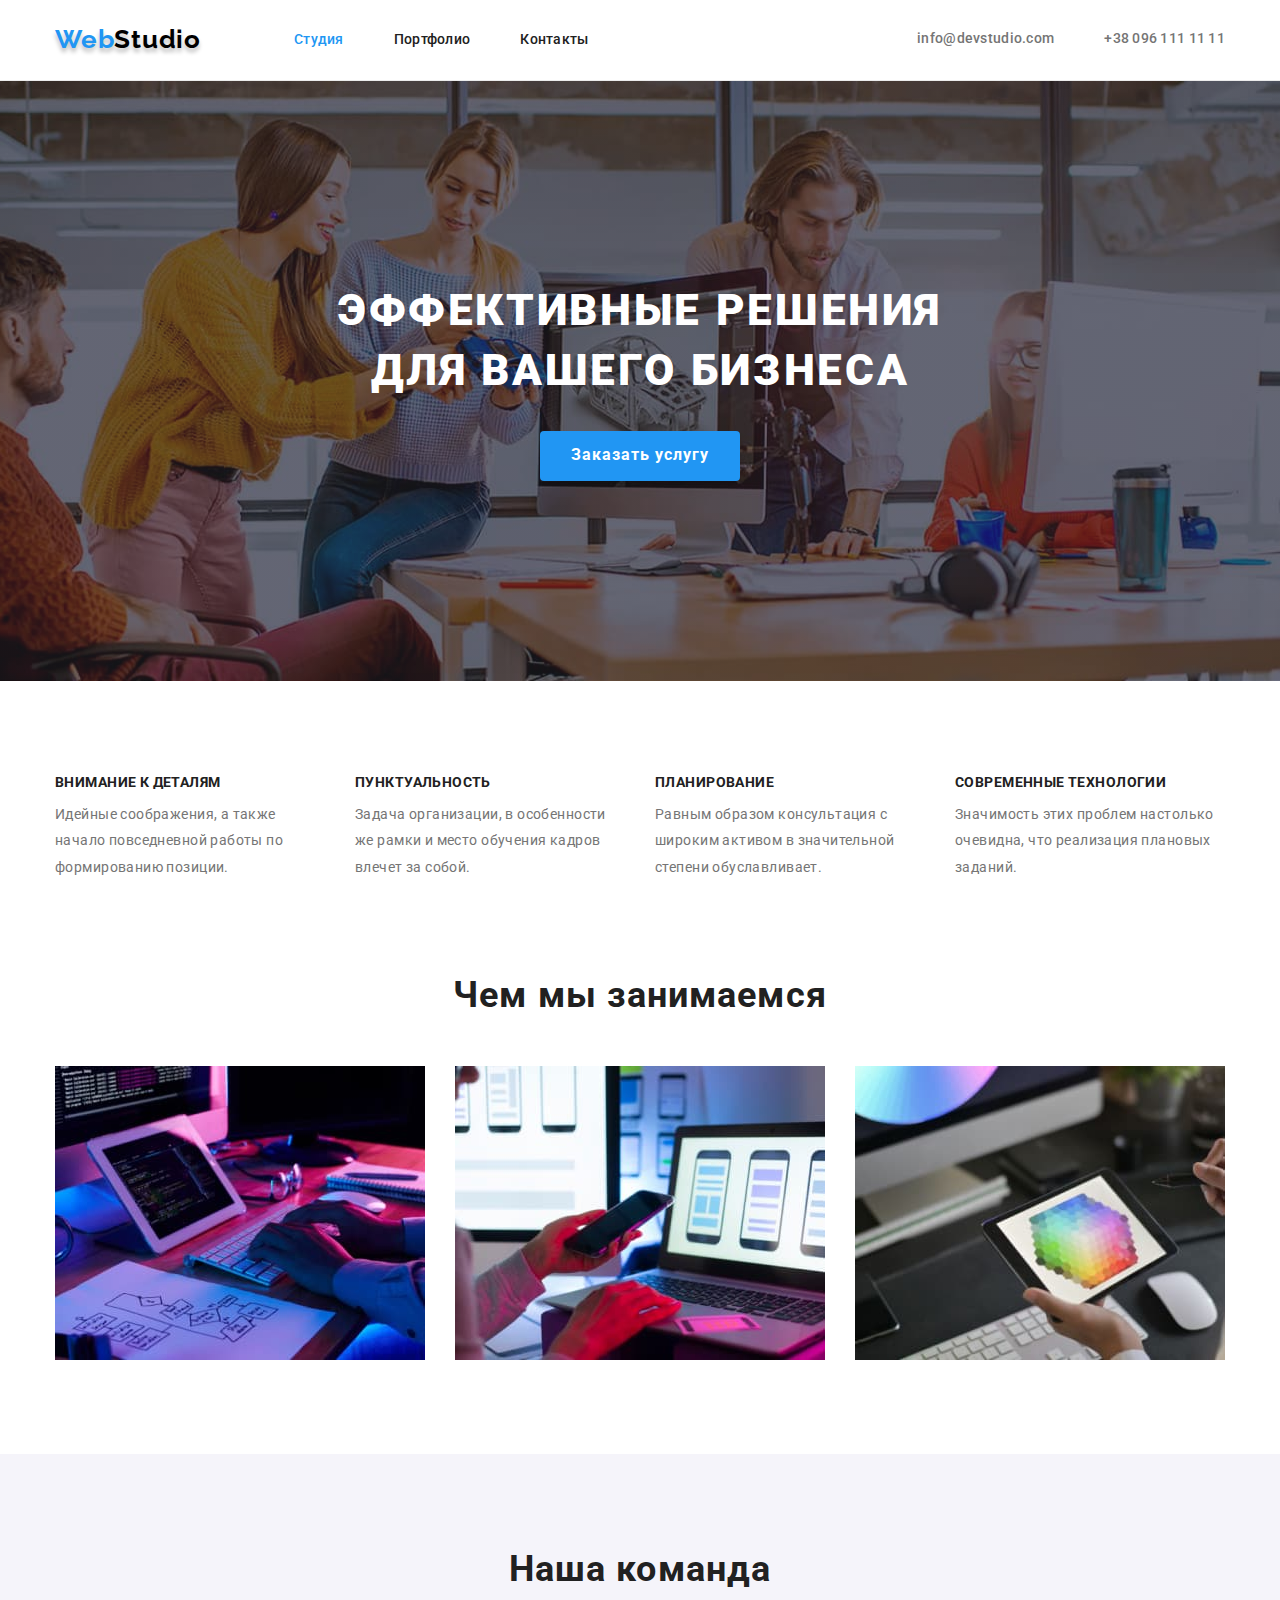
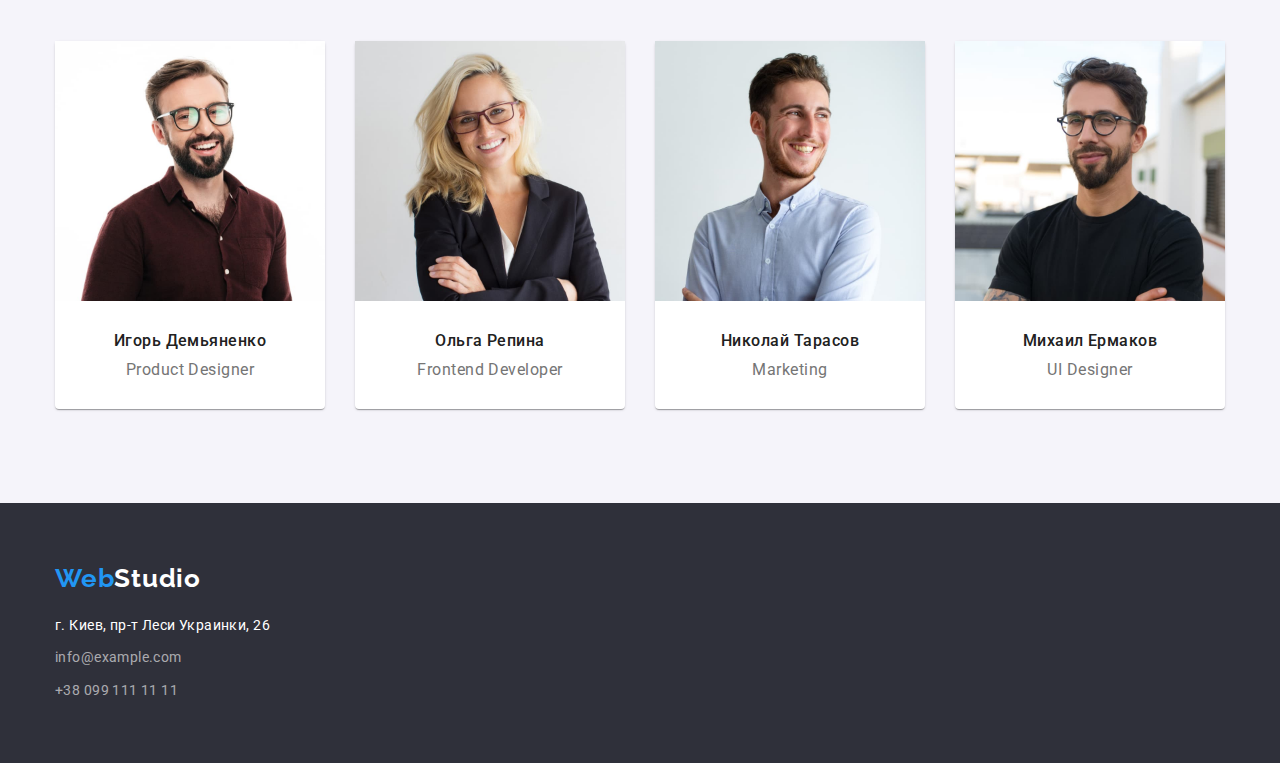
<file: index.html>
<!DOCTYPE html>
<html lang="ru">
<head>
    <meta charset="UTF-8">
    <meta name="viewport" content="width=device-width, initial-scale=1.0">
    <title>Студия</title>
    <link rel="stylesheet" href="./css/modern-normalize.css">
    <link rel="preconnect" href="https://fonts.gstatic.com">
    <link href="https://fonts.googleapis.com/css2?family=Raleway:wght@700&family=Roboto:wght@400;500;700;900&display=swap" rel="stylesheet">
    <link rel="stylesheet" href="./css/style.css">
    </head>
<body>
    <header>
        <!-- container -->
        <div class="container">
            <nav>
                <a class="logo" href="./index.html"><span class="web">Web</span>Studio</a>
                <ul class="navigation-list">                
                    <li>
                        <a class="navigation-title active-title" href="./index.html">Студия</a>
                    </li>
                    <li>
                        <a class="navigation-title" href="./portfolio.html">Портфолио</a>
                    </li>
                    <li>
                        <a class="navigation-title" href="#contacts">Контакты</a>
                    </li>
                </ul>
            </nav>
            <address>
                <a class="address-title" href="mailto:info@devstudio.com">info@devstudio.com</a>
                <a class="address-title" href="tel:+380961111111">+38 096 111 11 11</a>
            </address>
        </div>
    </header>
    <main>
        <!-- hero section -->
        <section class="hero-section">
            <!-- container -->
            <div class="container">
                <h1 class="hero-title">Эффективные решения<br>для вашего бизнеса</h1>
                <div class="order-btn-container"><button class="order-btn">Заказать услугу</button></div>
            </div>
        </section>

        <!-- features section -->
        <section class="features-section">
            <!-- container -->
            <div class="container">
                <h2 class="visually-hidden">Особенности</h2>
                <ul class="feature-list">
                    <li>
                        <h3 class="feature-title">Внимание к деталям</h3>
                        <p class="feature-description">Идейные соображения, а также начало повседневной работы по формированию позиции.</p>
                    </li>
                    <li>
                        <h3 class="feature-title">Пунктуальность</h3>
                        <p class="feature-description">Задача организации, в особенности же рамки и место обучения кадров влечет за собой.</p>
                    </li>
                    <li>
                        <h3 class="feature-title">Планирование</h3>
                        <p class="feature-description">Равным образом консультация с широким активом в значительной степени обуславливает.</p>
                    </li>
                    <li>
                        <h3 class="feature-title">Современные технологии</h3>
                        <p class="feature-description">Значимость этих проблем настолько очевидна, что реализация плановых заданий.</p>
                    </li>
                </ul>
            </div>
        </section>

        <!-- work areas -->
        <section class="work-areas">
            <!-- container -->
            <div class="container">
                <h2 class="section-second-title">Чем мы занимаемся</h2>
                <ul class="images-list">
                    <li>
                        <img src="./images/box-1.jpg" alt="box-1" width="370">
                    </li>
                    <li>
                        <img src="./images/box-2.jpg" alt="box-2" width="370">
                    </li>
                    <li>
                        <img src="./images/box-3.jpg" alt="box-3" width="370">
                    </li>
                </ul>
            </div>
        </section>            

        <!-- team section -->
        <section class="team-section">
            <!-- container -->
            <div class="container">
                <h2 class="section-second-title">Наша команда</h2>
                <ul class="team-card-list">

                    <li class="item">
                        <article class="card">
                            <div class="card-thumb">
                                <img src="./images/Igor.jpg" alt="Igor" width="270">
                            </div>

                            <div class="card-content">
                                <h3 class="employee-name">Игорь Демьяненко</h3>
                                <p class="job-title">Product Designer</p>
                            </div>
                        </article>
                    </li>

                    <li class="item">
                        <article class="card">
                            <div class="card-thumb">
                                <img src="./images/Olga.jpg" alt="Olga" width="270">
                            </div>
                    
                            <div class="card-content">
                                <h3 class="employee-name">Ольга Репина</h3>
                        <p class="job-title">Frontend Developer</p>
                            </div>
                        </article>
                    </li>

                    <li class="item">
                        <article class="card">
                            <div class="card-thumb">
                                <img src="./images/Mykola.jpg" alt="Mykola" width="270">
                            </div>
                    
                            <div class="card-content">
                                <h3 class="employee-name">Николай Тарасов</h3>
                        <p class="job-title">Marketing</p>
                            </div>
                        </article>
                    </li>

                    <li class="item">
                        <article class="card">
                            <div class="card-thumb">
                                <img src="./images/Misha.jpg" alt="Misha" width="270">
                            </div>
                    
                            <div class="card-content">
                                <h3 class="employee-name">Михаил Ермаков</h3>
                        <p class="job-title">UI Designer</p>
                            </div>
                        </article>
                    </li>
                    
                </ul>
            </div>    
        </section>
    </main>
    <footer class="footer-section" id="contacts">
        <!-- container -->
        <div class="container">
            <a class="logo-footer" href="./index.html"><span class="web-footer">Web</span>Studio</a>
            <address class="address-footer">
                <a class="location" href="#">г. Киев, пр-т Леси Украинки, 26</a>
                <a class="mail-tel" href="mailto:info@example.com">info@example.com</a>
                <a class="mail-tel" href="tel:+380991111111">+38 099 111 11 11</a>
            </address>
        </div>
    </footer>
</body>
</html>
</file>
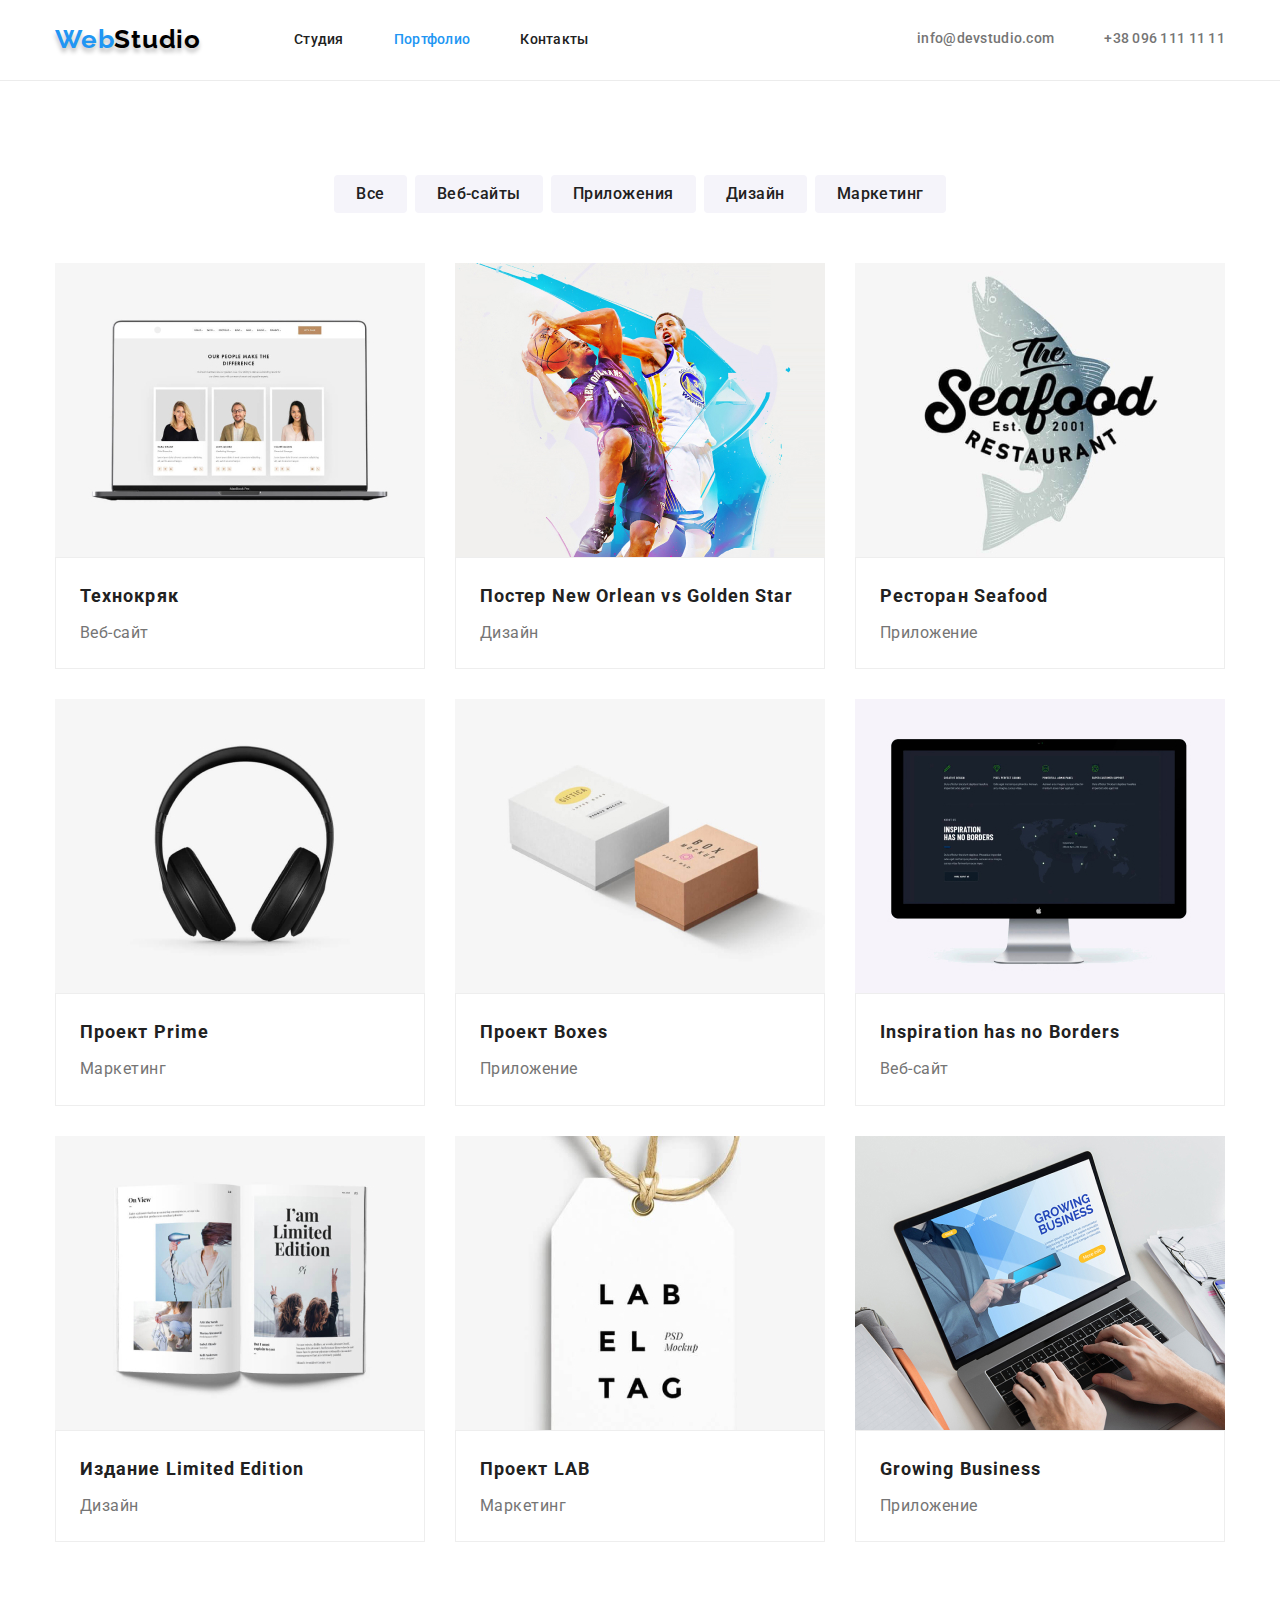
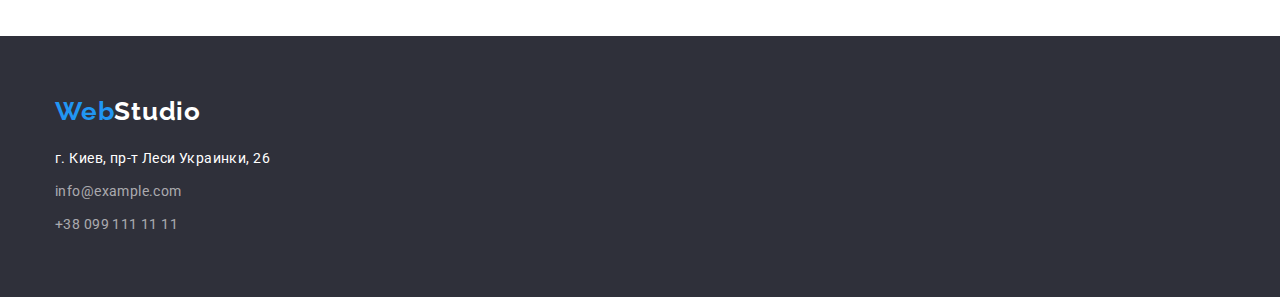
<file: portfolio.html>
<!DOCTYPE html>
<html lang="ru">
<head>
    <meta charset="UTF-8">
    <meta http-equiv="X-UA-Compatible" content="IE=edge">
    <meta name="viewport" content="width=device-width, initial-scale=1.0">
    <title>Портфолио</title>
    <link rel="stylesheet" href="./css/modern-normalize.css">
    <link rel="preconnect" href="https://fonts.gstatic.com">
    <link href="https://fonts.googleapis.com/css2?family=Raleway:wght@700&family=Roboto:wght@400;500;700;900&display=swap" rel="stylesheet">
    <link rel="stylesheet" href="./css/style.css">
</head>
<body>
    <header>
        <!-- container -->
        <div class="container">
            <nav>
                <a class="logo" href="./index.html"><span class="web">Web</span>Studio</a>
                <ul class="navigation-list">
                    <li>
                        <a class="navigation-title" href="./index.html">Студия</a>
                    </li>
                    <li>
                        <a class="navigation-title active-title" href="./portfolio.html">Портфолио</a>
                    </li>
                    <li>
                        <a class="navigation-title" href="#contacts">Контакты</a>
                    </li>
                </ul>
            </nav>
            <address>
                <a class="address-title" href="mailto:info@devstudio.com">info@devstudio.com</a>
                <a class="address-title" href="tel:+380961111111">+38 096 111 11 11</a>
            </address>
        </div>
    </header>
    <main>
        <section class="portfolio-main-section">
            <!-- container -->
            <div class="container">
                <div class="portfolio-btns">
                    <h1 class="visually-hidden">Наши работы (Портфолио)</h1>
                    <div class="sort-btn-container">
                        <ul class="sort-btn-list">
                            <li>
                                <button class="sort-btn">Все</button>
                            </li>
                            <li>
                                <button class="sort-btn">Веб-сайты</button>
                            </li>
                            <li>
                                <button class="sort-btn">Приложения</button>
                            </li>
                            <li>
                                <button class="sort-btn">Дизайн</button>
                            </li>
                            <li>
                                <button class="sort-btn">Маркетинг</button>
                            </li>
                        </ul>
                    </div>
                </div>

                    <!-- flex net-->
                <div class="projects-container">
                    <ul class="projects">
                        <li class="projects-list">
                            <img src="./images/technocryk.jpg" alt="Визуализация проекта Технокряк" width="370">
                            <div class="list-title-container">
                                <h2>Технокряк</h2>
                                <h3>Веб-сайт</h3>
                            </div>
                        </li>
                        <li>
                            <img src="./images/poster.jpg" alt="Постер с изображением соперников-баскетболистов" width="370">
                            <div class="list-title-container">
                                <h2>Постер New Orlean vs Golden Star</h2>
                                <h3>Дизайн</h3>
                            </div>
                        </li>
                        <li>
                            <img src="./images/seafood_app.jpg" alt="Постер ресторана Seafood" width="370">
                            <div class="list-title-container">
                                <h2>Ресторан Seafood</h2>
                                <h3>Приложение</h3>
                            </div>
                        </li>
                        <li>
                            <img src="./images/prime_project.jpg" alt="Наушники" width="370">
                            <div class="list-title-container">
                                <h2>Проект Prime</h2>
                                <h3>Маркетинг</h3>
                            </div>
                        </li>
                        <li>
                            <img src="./images/boxes_project.jpg" alt="Две коробки" width="370">
                            <div class="list-title-container">
                                <h2>Проект Boxes</h2>
                                <h3>Приложение</h3>
                            </div>
                        </li>
                        <li>
                            <img src="./images/website.jpg" alt="Экран с включенным сайтом" width="370">
                            <div class="list-title-container">
                                <h2>Inspiration has no Borders</h2>
                                <h3>Веб-сайт</h3>
                            </div>
                        </li>
                        <li>
                            <img src="./images/limited_edition.jpg" alt="Изображение разворота издания Limited Edition" width="370">
                            <div class="list-title-container">
                                <h2>Издание Limited Edition</h2>
                                <h3>Дизайн</h3>
                            </div>
                        </li>
                        <li>
                            <img src="./images/labeltag.jpg" alt="Крафтовая этикетка" width="370">
                            <div class="list-title-container">
                                <h2>Проект LAB</h2>
                                <h3>Маркетинг</h3>
                            </div>
                        </li>
                        <li>
                            <img src="./images/growing_business.jpg" alt="Приложение Growing Business на экране ноутбука" width="370">
                            <div class="list-title-container">
                                <h2>Growing Business</h2>
                                <h3>Приложение</h3>
                            </div>
                        </li>
                    </ul>
                </div>
            </div>
        </section>
    </main>    
    <footer class="footer-section" id="contacts">
        <!-- container -->
        <div class="container">
            <a class="logo-footer" href="./index.html"><span class="web-footer">Web</span>Studio</a>
            <address class="address-footer">
                <a class="location" href="#">г. Киев, пр-т Леси Украинки, 26</a>
                <a class="mail-tel" href="mailto:info@example.com">info@example.com</a>
                <a class="mail-tel" href="tel:+380991111111">+38 099 111 11 11</a>
            </address>
        </div>
    </footer>
</body>
</html>
</file>
<file: css/style.css>
:root {
  /* text */
  --blue-logo-color-header: rgb(33, 150, 243, 1);
  --black-logo-color: rgb(0, 0, 0, 1);
  --black-text: rgb(33, 33, 33, 1);
  --grey-text: rgb(117, 117, 117, 1);
  --white-text: rgb(255, 255, 255, 1);
  --white-text-tr: rgb(255, 255, 255, 0.6);

  /* backgroung */
  --white-backgroung-header: rgb(255, 255, 255, 1);
  --grey-background-hero: rgb(47, 48, 58, 1);
  --blue-button: rgb(33, 150, 243, 1);
  --light-grey-section-color: rgb(245, 244, 250, 1);

  --center-border: rgb(236, 236, 236, 1);
  --card-outline: rgb(238, 238, 238, 1);

  --standart-margin: 30px;

  --card-shadow: 0px 2px 1px -1px rgba(0, 0, 0, 0.2),
    0px 1px 1px 0px rgba(0, 0, 0, 0.14), 0px 1px 3px 0px rgba(0, 0, 0, 0.12);
}

.visually-hidden {
  position: absolute;
  width: 1px;
  height: 1px;
  margin: -1px;
  border: 0;
  padding: 0;
  white-space: nowrap;
  clip-path: inset(100%);
  clip: rect(0 0 0 0);
  overflow: hidden;
}

/* container */

.container {
  margin: 0 auto;
  width: 1200px;
  padding: 0 15px;

  margin-left: auto;
  margin-right: auto;
}

/* header section */

header {
  background-color: var(--white-backgroung-header);
}

header > .container,
nav,
.navigation-list,
address {
  display: flex;
} 

header {
  border-bottom: 1px solid var(--center-border);
  padding-top: 24px;
  padding-bottom: 25px;
}

header > .container {
  justify-content: space-between;
  align-items: center;
  }

.logo {
  font-family: 'Raleway', sans-serif;
  color: var(--black-logo-color);
  font-style: normal;
  font-weight: 700;
  font-size: 26px;
  line-height: 1.19;
  letter-spacing: 0.03em;
  text-shadow: 0px 4px 4px rgba(0, 0, 0, 0.25);
}

.web {
  color: var(--blue-logo-color-header);
}

.navigation-list {
  margin-left: 43px;
  align-items: center;
}

.navigation-title {
  color: var(--black-text);
  font-family: 'Roboto', sans-serif;
  font-style: normal;
  font-weight: 500;
  font-size: 14px;
  line-height: 1.14;
  letter-spacing: 0.02em;
  cursor: pointer;

  margin-left: 50px;
}

.active-title {
  color: var(--blue-logo-color-header);
}

.address-title:last-child {
  padding-left: 50px;
}

.navigation-title:hover {
  color: var(--blue-logo-color-header);
}

.navigation-title:focus {
  color: var(--blue-logo-color-header);
}

.address-title {
  color: var(--grey-text);
  font-family: 'Roboto', sans-serif;
  font-style: normal;
  font-weight: 500;
  font-size: 14px;
  line-height: 1.14;
  letter-spacing: 0.02em;
  cursor: pointer;
}

.address-title:hover {
  color: var(--blue-logo-color-header);
}

.address-title:focus {
  color: var(--blue-logo-color-header);
}

/* hero */

.hero-section {
  background-image: linear-gradient(
    to right,
    rgba(47, 48, 58, 0.4),
    rgba(47, 48, 58, 0.4)), 
    url("../images/hero-1.jpg");

  margin-left: auto;
  margin-right: auto;
  max-width: 1600px;
  background-repeat: no-repeat;
  background-position: center;
  background-size: cover;

    background-color: var(--grey-background-hero);
  padding-top: 200px;
  padding-bottom: 200px;
}

.hero-title {
  color: var(--white-text);
  font-family: 'Roboto', sans-serif;
  font-style: normal;
  font-weight: 900;
  font-size: 44px;
  line-height: 1.36;
  text-align: center;
  letter-spacing: 0.06em;
  text-transform: uppercase;

  padding-bottom: 30px;
}

.order-btn-container {
  display: flex;
  justify-content: center;
}

.order-btn {
  width: 200px;
  height: 50px;

  border: none;
  box-shadow: 0px 4px 4px rgba(0, 0, 0, 0.15);
  border-radius: 4px;
  background-color: var(--blue-button);

  color: var(--white-text);
  font-family: 'Roboto', sans-serif;
  font-style: normal;
  font-weight: bold;
  font-size: 16px;
  line-height: 1.9;
  letter-spacing: 0.06em;
}

/* .order-btn:hover,
.order-btn:focus,
.order-btn:active {
  color: var(--white-text);
} */

/* features section */

.features-section {
  background-color: var(--white-backgroung-header);
    padding-top: 94px;
  padding-bottom: 94px;
}

.feature-list {
  display: flex;
}

.feature-list > li {
  margin-right: 30px;
  width: calc(100% / 4);
}

.feature-list > li:last-child {
  margin-right: 0px;
}

.feature-title {
  color: var(--black-text);
  font-family: 'Roboto', sans-serif;
  font-weight: 700;
  font-size: 14px;
  line-height: 1.14;
  letter-spacing: 0.03em;
  text-transform: uppercase;

  margin-bottom: 10px;
}

.feature-description {
  color: var(--grey-text);
  font-family: 'Roboto', sans-serif;
  font-weight: 400;
  font-size: 14px;
  line-height: 190%;
  letter-spacing: 0.03em;
}

/* work areas */



.work-areas {
  padding-bottom: 94px;
}

.section-second-title {
  color: var(--black-text);
  font-family: 'Roboto', sans-serif;
  font-style: normal;
  font-weight: 700;
  font-size: 36px;
  line-height: 1.17;
  text-align: center;
  letter-spacing: 0.03em;

  margin-bottom: 50px;
}

.images-list {
  display: flex;
  justify-content: space-between;
}

/* team section */

.team-section {
  background-color: var(--light-grey-section-color);
    padding-top: 94px;
  padding-bottom: 94px;
}

.team-card-list {
  display: flex;
  justify-content: space-between;

  margin-top: 50px;
}

.item { 
  background-color: var(--white-backgroung-header);
  box-shadow: var(--card-shadow);
  border-radius: 4px;
}

.card-content {
  margin-top: 30px;
  margin-bottom: 30px;
}

.employee-name {
  color: var(--black-text);
  font-family: 'Roboto', sans-serif;
  font-style: normal;
  font-weight: 500;
  font-size: 16px;
  line-height: 1.19;
  text-align: center;
  letter-spacing: 0.03em;
}

.job-title {
  color: var(--grey-text);
  font-family: 'Roboto', sans-serif;
  font-style: normal;
  font-weight: 400;
  font-size: 16px;
  line-height: 1.19;
  text-align: center;
  letter-spacing: 0.03em;

  margin-top: 10px;
}

/* footer */

.footer-section {
  background-color: var(--grey-background-hero);
    padding-top: 60px;
  padding-bottom: 60px;
}


.logo-footer {
  font-family: 'Raleway', sans-serif;
  color: var(--white-text);
  font-style: normal;
  font-weight: 700;
  font-size: 26px;
  line-height: 1.19;
  letter-spacing: 0.03em;

  display: block;
  margin-bottom: 20px;
}

.logo-footer:hover {
  text-decoration: underline var(--blue-logo-color-header);
}

.web-footer {
  color: var(--blue-logo-color-header);
}

.address-footer {
  display: flex;
  flex-direction: column;
}

.location {
  color: var(--white-text);
  font-family: 'Roboto', sans-serif;
  font-style: normal;
  font-weight: 400;
  font-size: 14px;
  line-height: 1.71;
  letter-spacing: 0.03em;
}

.mail-tel {
  color: var(--white-text-tr);
  font-family: 'Roboto', sans-serif;
  font-style: normal;
  font-weight: 400;
  font-size: 14px;
  line-height: 1.71;
  letter-spacing: 0.03em;

  padding-top: 9px;
}

/* page PORTFOLIO */

.portfolio-main-section {
  padding: 94px 0;
}

.sort-btn-container {
  margin-bottom: 50px;
}


.sort-btn-list {
  display: flex;
  justify-content: center;

}

.sort-btn {
  padding: 6px 22px;
  
  border: none;
  border-radius: 4px;
  background-color: var(--light-grey-section-color);
  color: var(--black-text);
  font-family: 'Roboto', sans-serif;
  font-style: normal;
  font-weight: 500;
  font-size: 16px;
  line-height: 1.63;
  text-align: center;
  letter-spacing: 0.03em;
}

.sort-btn-list > li {
margin-left: 8px;
}

.sort-btn-list >li:first-child {
  margin-left: 0px;
}

.sort-btn:hover {
  box-shadow: 0px 3px 1px rgba(0, 0, 0, 0.1), 0px 1px 2px rgba(0, 0, 0, 0.08),
    0px 2px 2px rgba(0, 0, 0, 0.12);
  background-color: var(--blue-button);
  color: var(--white-text);
}


.list-title-container > h2 {
  color: var(--black-text);
  font-family: 'Roboto', sans-serif;
  font-style: normal;
  font-weight: 700;
  font-size: 18px;
  line-height: 2;
  letter-spacing: 0.06em;

  margin-bottom: 4px;
}

.list-title-container > h3 {
  color: var(--grey-text);
  font-family: 'Roboto', sans-serif;
  font-style: normal;
  font-weight: 400;
  font-size: 16px;
  line-height: 1.9;
  letter-spacing: 0.03em;
}

/* DELETE THIS */
/* section {
  outline: 2px solid red;
} */

.projects {
  display: flex;
  flex-wrap: wrap;

  margin-top: calc(-1*var(--standart-margin));
  margin-right: calc(-1*var(--standart-margin));
}

.projects > li {
  flex-basis: calc(100% / 3-var(--standart-margin)));
  
  margin-top: var(--standart-margin);
  margin-right: var(--standart-margin);
}

.list-title-container {
  padding: 20px 24px;
  border: 1px solid var(--card-outline);
}

/*
font-family: 'Raleway', sans-serif;
font-family: 'Roboto', sans-serif; */
</file>
